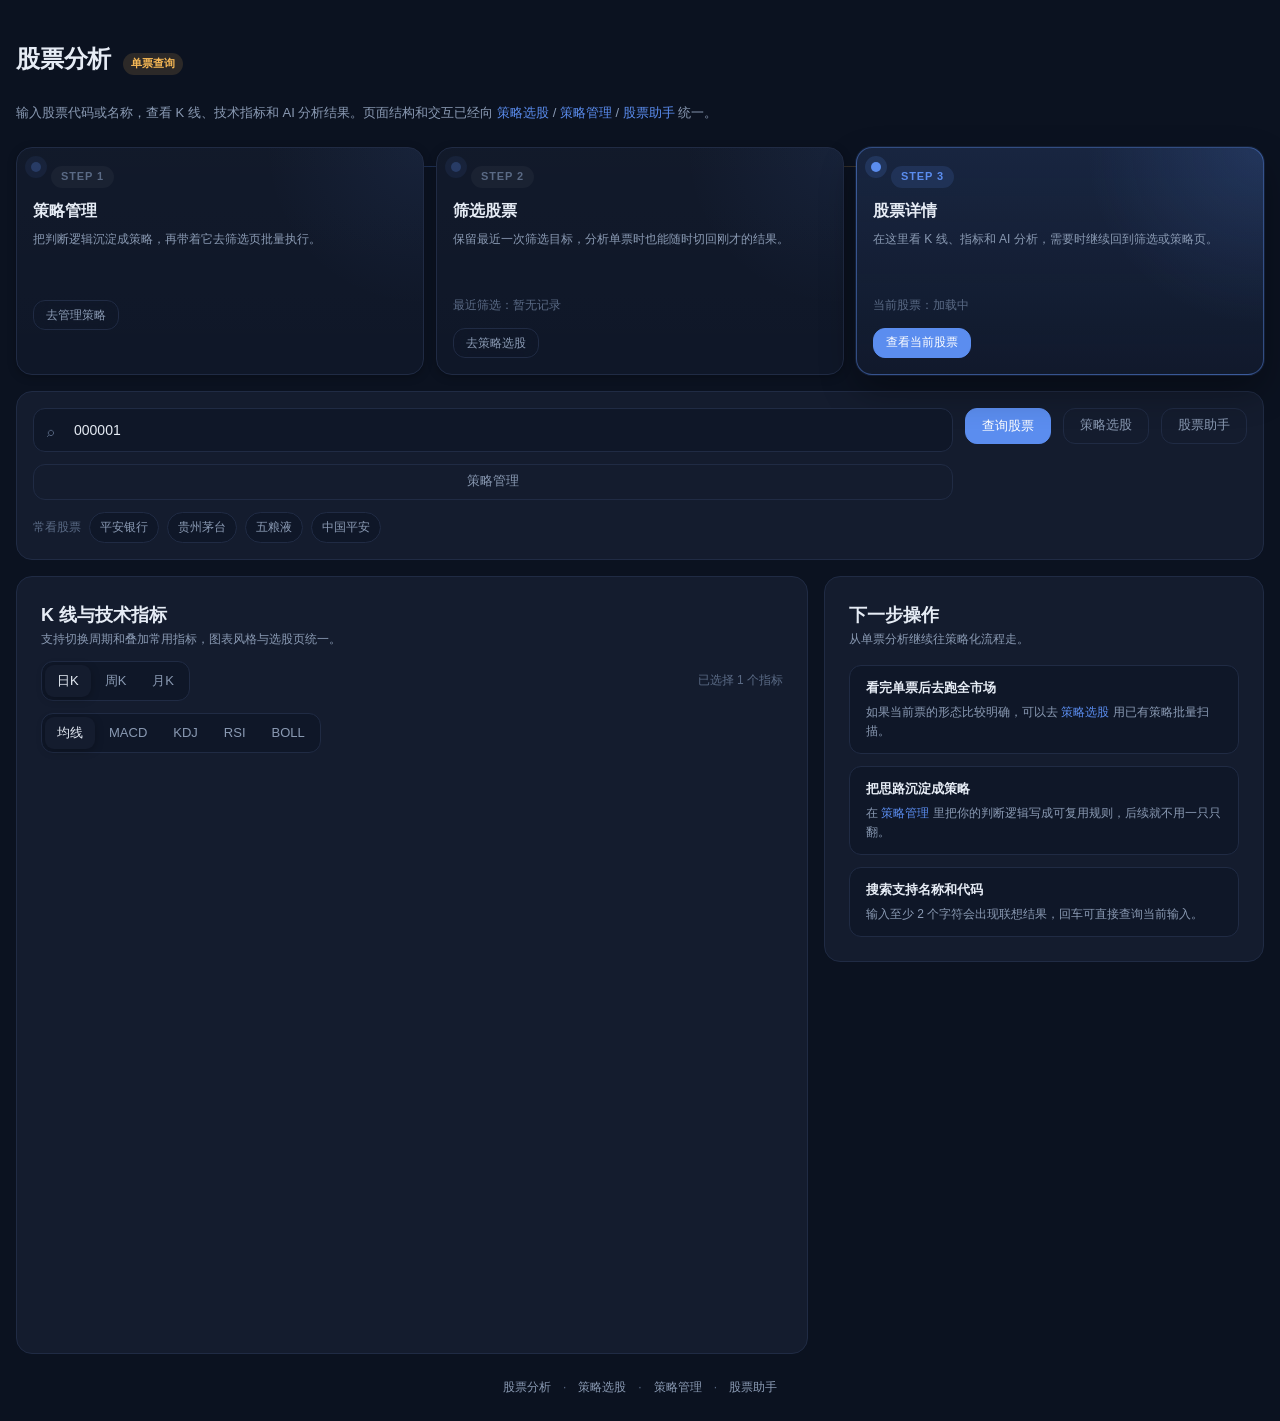
<file: templates/index.html>
<!DOCTYPE html>
<html lang="zh-CN">
<head>
    <meta charset="UTF-8">
    <meta name="viewport" content="width=device-width, initial-scale=1.0, viewport-fit=cover">
    <title>股票分析 · Stock AI</title>
    <link rel="stylesheet" href="/static/base.css?v=20260417">
    <script defer src="/static/vendor/echarts.min.js"></script>
    <style>
        .hero {
            margin-bottom: var(--sp-5);
        }
        .hero-title-row {
            display: flex;
            align-items: baseline;
            gap: var(--sp-3);
            flex-wrap: wrap;
            margin-bottom: var(--sp-2);
        }
        .hero-desc {
            color: var(--text-2);
            font-size: 13px;
            max-width: 760px;
        }
        .nav-links {
            display: flex;
            gap: var(--sp-3);
            align-items: center;
            color: var(--text-3);
            font-size: 12px;
            flex-wrap: wrap;
        }
        .nav-links a {
            color: var(--text-2);
        }
        .nav-links a:hover {
            color: var(--text-1);
        }

        .search-card {
            margin-bottom: var(--sp-4);
        }
        .search-toolbar {
            display: grid;
            grid-template-columns: minmax(0, 1.7fr) auto auto auto;
            gap: var(--sp-3);
            align-items: start;
        }
        .search-field {
            position: relative;
        }
        .search-input {
            min-height: 44px;
            padding-left: 40px;
            font-size: 14px;
        }
        .search-icon {
            position: absolute;
            left: 14px;
            top: 12px;
            color: var(--text-3);
            pointer-events: none;
        }
        .search-results {
            position: absolute;
            top: calc(100% + 8px);
            left: 0;
            right: 0;
            z-index: 20;
            background: var(--card);
            border: 1px solid var(--border);
            border-radius: var(--r-lg);
            box-shadow: var(--shadow-md);
            max-height: 280px;
            overflow-y: auto;
            display: none;
        }
        .search-results.show {
            display: block;
        }
        .search-result-item {
            padding: var(--sp-3) var(--sp-4);
            border-bottom: 1px solid var(--border);
            cursor: pointer;
            transition: background var(--t-fast) var(--ease);
        }
        .search-result-item:last-child {
            border-bottom: none;
        }
        .search-result-item:hover {
            background: var(--card-hover);
        }
        .search-result-name {
            font-size: 13px;
            font-weight: 600;
            color: var(--text-1);
        }
        .search-result-code {
            margin-top: 2px;
            font-size: 12px;
            color: var(--text-2);
        }
        .quick-picks {
            margin-top: var(--sp-3);
            display: flex;
            align-items: center;
            gap: var(--sp-2);
            flex-wrap: wrap;
        }
        .quick-picks-label {
            font-size: 12px;
            color: var(--text-3);
        }
        .quick-pick {
            border: 1px solid var(--border);
            background: var(--bg-elev);
            color: var(--text-2);
            border-radius: var(--r-pill);
            padding: 6px 10px;
            font-size: 12px;
            cursor: pointer;
            transition: border-color var(--t-fast) var(--ease), color var(--t-fast) var(--ease), background var(--t-fast) var(--ease);
        }
        .quick-pick:hover {
            color: var(--text-1);
            border-color: var(--primary);
            background: rgba(91, 141, 239, 0.08);
        }

        .status-banner {
            margin-bottom: var(--sp-4);
            display: none;
            align-items: center;
            gap: var(--sp-3);
            font-size: 13px;
        }
        .status-banner.is-visible {
            display: flex;
        }
        .status-banner.is-error {
            color: #FFD5DB;
            background: rgba(239, 77, 107, 0.12);
            border-color: rgba(239, 77, 107, 0.28);
        }
        .status-banner.is-visible.is-error {
            display: block;
        }

        .quote-card {
            margin-bottom: var(--sp-4);
        }
        .quote-head {
            display: flex;
            align-items: flex-start;
            justify-content: space-between;
            gap: var(--sp-4);
            flex-wrap: wrap;
            margin-bottom: var(--sp-4);
        }
        .quote-meta {
            display: flex;
            align-items: center;
            gap: var(--sp-2);
            flex-wrap: wrap;
            margin-top: 6px;
        }
        .quote-code {
            font-family: var(--font-mono);
            color: var(--text-3);
            font-size: 12px;
        }
        .quote-price-wrap {
            text-align: right;
        }
        .stock-price {
            font-size: clamp(28px, 4vw, 40px);
            line-height: 1;
            font-weight: 700;
            color: var(--text-1);
        }
        .stock-price.up {
            color: var(--up);
        }
        .stock-price.down {
            color: var(--down);
        }
        .stock-change {
            margin-top: 8px;
            font-size: 13px;
            font-weight: 600;
        }
        .quote-grid {
            display: grid;
            grid-template-columns: repeat(5, minmax(0, 1fr));
            gap: var(--sp-3);
        }
        .quote-stat {
            padding: var(--sp-3) var(--sp-4);
            background: var(--bg-elev);
            border: 1px solid var(--border);
            border-radius: var(--r-md);
        }
        .quote-stat-label {
            font-size: 11px;
            color: var(--text-3);
            text-transform: uppercase;
            letter-spacing: 0.04em;
        }
        .quote-stat-value {
            margin-top: 4px;
            font-size: 18px;
            font-weight: 700;
            color: var(--text-1);
            font-variant-numeric: tabular-nums;
        }

        .content-grid {
            display: grid;
            gap: var(--sp-4);
        }
        @media (min-width: 1024px) {
            .content-grid {
                grid-template-columns: minmax(0, 1.8fr) minmax(320px, 1fr);
                align-items: start;
            }
            .side-stack {
                position: sticky;
                top: var(--sp-4);
            }
        }
        .side-stack {
            display: grid;
            gap: var(--sp-4);
        }

        .chart-card .card-header {
            margin-bottom: var(--sp-3);
        }
        .chart-toolbar {
            display: grid;
            grid-template-columns: auto 1fr;
            gap: var(--sp-3);
            align-items: center;
            margin-bottom: var(--sp-3);
        }
        .chart-toolbar-secondary {
            margin-bottom: var(--sp-4);
        }
        .chart-hint {
            color: var(--text-3);
            font-size: 12px;
            text-align: right;
        }
        #kline-chart {
            width: 100%;
            height: 560px;
        }

        .analysis-card {
            min-height: 280px;
        }
        .analysis-score-row {
            display: flex;
            align-items: center;
            justify-content: space-between;
            gap: var(--sp-3);
            margin-bottom: var(--sp-4);
        }
        .ai-score {
            font-size: 56px;
            line-height: 1;
            font-weight: 700;
            color: var(--accent);
        }
        .ai-score-label {
            color: var(--text-3);
            font-size: 12px;
            margin-top: 6px;
        }
        .ai-advice {
            display: inline-flex;
            align-items: center;
            justify-content: center;
            min-width: 92px;
            padding: 8px 14px;
            border-radius: var(--r-pill);
            font-size: 13px;
            font-weight: 700;
            white-space: nowrap;
        }
        .ai-advice.strong-buy {
            color: #fff;
            background: var(--up);
        }
        .ai-advice.buy {
            color: #092117;
            background: #63D3AE;
        }
        .ai-advice.hold {
            color: #312204;
            background: var(--accent);
        }
        .ai-advice.not-buy {
            color: #fff;
            background: #5A6A85;
        }
        .ai-trend-grid {
            display: grid;
            grid-template-columns: repeat(2, minmax(0, 1fr));
            gap: var(--sp-3);
            margin-bottom: var(--sp-4);
        }
        .trend-item {
            padding: var(--sp-3) var(--sp-4);
            border: 1px solid var(--border);
            border-radius: var(--r-md);
            background: var(--bg-elev);
        }
        .trend-label {
            color: var(--text-3);
            font-size: 11px;
            text-transform: uppercase;
            letter-spacing: 0.04em;
        }
        .trend-value {
            margin-top: 6px;
            font-size: 18px;
            font-weight: 700;
        }
        .trend-value.up {
            color: var(--up);
        }
        .trend-value.down {
            color: var(--down);
        }
        .trend-value.neutral {
            color: var(--accent);
        }
        .ai-reason {
            padding: var(--sp-4);
            border-radius: var(--r-md);
            background: var(--bg-elev);
            border-left: 3px solid var(--primary);
            color: var(--text-2);
            font-size: 13px;
            line-height: 1.7;
        }

        .helper-list {
            display: grid;
            gap: var(--sp-3);
        }
        .helper-item {
            padding: var(--sp-3) var(--sp-4);
            border: 1px solid var(--border);
            border-radius: var(--r-md);
            background: var(--bg-elev);
        }
        .helper-title {
            font-size: 13px;
            font-weight: 600;
            color: var(--text-1);
            margin-bottom: 4px;
        }
        .helper-desc {
            font-size: 12px;
            color: var(--text-2);
        }

        .footer {
            margin-top: var(--sp-5);
            justify-content: center;
        }

        @media (max-width: 960px) {
            .search-toolbar {
                grid-template-columns: 1fr 1fr;
            }
            .search-toolbar .search-field {
                grid-column: 1 / -1;
            }
            .chart-toolbar {
                grid-template-columns: 1fr;
            }
            .chart-hint {
                text-align: left;
            }
        }
        @media (max-width: 720px) {
            .page {
                padding: var(--sp-4);
            }
            .quote-grid {
                grid-template-columns: repeat(2, minmax(0, 1fr));
            }
            .quote-stat:last-child {
                grid-column: span 2;
            }
            .analysis-score-row {
                align-items: flex-start;
                flex-direction: column;
            }
            .ai-trend-grid {
                grid-template-columns: 1fr;
            }
            #kline-chart {
                height: 460px;
            }
        }
    </style>
</head>
<body>
    <div class="page">
        <header class="hero">
            <div class="hero-title-row">
                <h1 class="title-xl">股票分析</h1>
                <span class="badge badge-accent">单票查询</span>
            </div>
            <div class="hero-desc">
                输入股票代码或名称，查看 K 线、技术指标和 AI 分析结果。页面结构和交互已经向
                <a href="/screener">策略选股</a> / <a href="/strategies">策略管理</a> / <a href="/assistant">股票助手</a> 统一。
            </div>
        </header>

        <section class="workflow-switcher" aria-label="跨页切换">
            <div class="workflow-card">
                <div class="workflow-step">Step 1</div>
                <div class="workflow-title">策略管理</div>
                <div class="workflow-desc">把判断逻辑沉淀成策略，再带着它去筛选页批量执行。</div>
                <div class="workflow-actions">
                    <a class="btn btn-ghost btn-sm" href="/strategies">去管理策略</a>
                </div>
            </div>
            <div class="workflow-card">
                <div class="workflow-step">Step 2</div>
                <div class="workflow-title">筛选股票</div>
                <div class="workflow-desc">保留最近一次筛选目标，分析单票时也能随时切回刚才的结果。</div>
                <div class="workflow-meta" id="workflowScreenerMeta">最近筛选：暂无记录</div>
                <div class="workflow-actions">
                    <a class="btn btn-ghost btn-sm" href="/screener" id="workflowScreenerLink">去策略选股</a>
                    <a class="btn btn-ghost btn-sm" href="/screener" id="workflowBackToScreener" style="display:none;">返回刚才筛选</a>
                </div>
            </div>
            <div class="workflow-card is-active">
                <div class="workflow-step">Step 3</div>
                <div class="workflow-title">股票详情</div>
                <div class="workflow-desc">在这里看 K 线、指标和 AI 分析，需要时继续回到筛选或策略页。</div>
                <div class="workflow-meta" id="workflowCurrentStock">当前股票：加载中</div>
                <div class="workflow-actions">
                    <a class="btn btn-primary btn-sm" href="/stock" id="workflowCurrentStockLink">查看当前股票</a>
                </div>
            </div>
        </section>

        <section class="card card-compact search-card">
            <div class="search-toolbar">
                <div class="search-field">
                    <span class="search-icon">⌕</span>
                    <input
                        type="text"
                        class="input search-input"
                        id="stockCode"
                        placeholder="输入股票代码或名称，如 000001 / 平安银行"
                        value="000001"
                        autocomplete="off"
                    >
                    <div class="search-results" id="searchResults"></div>
                </div>
                <button class="btn btn-primary" onclick="searchStock()">查询股票</button>
                <a class="btn btn-ghost" href="/screener">策略选股</a>
                <a class="btn btn-ghost" href="/assistant">股票助手</a>
                <a class="btn btn-ghost" href="/strategies">策略管理</a>
            </div>
            <div class="quick-picks">
                <span class="quick-picks-label">常看股票</span>
                <button class="quick-pick" type="button" onclick="selectStock('000001')">平安银行</button>
                <button class="quick-pick" type="button" onclick="selectStock('600519')">贵州茅台</button>
                <button class="quick-pick" type="button" onclick="selectStock('000858')">五粮液</button>
                <button class="quick-pick" type="button" onclick="selectStock('601318')">中国平安</button>
            </div>
        </section>

        <div class="card card-compact status-banner" id="loading">
            <span class="spinner"></span>
            <span>正在拉取行情、指标和分析结果…</span>
        </div>
        <div class="card card-compact status-banner status-banner is-error" id="errorMsg"></div>

        <section class="card quote-card" id="stockInfo" style="display: none;">
            <div class="quote-head">
                <div>
                    <div class="title-lg" id="stockName">-</div>
                    <div class="quote-meta">
                        <span class="quote-code" id="stockCodeDisplay">-</span>
                        <span class="badge badge-dim" id="quotePeriodBadge">日线视图</span>
                    </div>
                </div>
                <div class="quote-price-wrap">
                    <div class="stock-price" id="stockPrice">-</div>
                    <div class="stock-change" id="stockChange">-</div>
                </div>
            </div>
            <div class="quote-grid">
                <div class="quote-stat">
                    <div class="quote-stat-label">开盘</div>
                    <div class="quote-stat-value" id="stockOpen">-</div>
                </div>
                <div class="quote-stat">
                    <div class="quote-stat-label">最高</div>
                    <div class="quote-stat-value" id="stockHigh">-</div>
                </div>
                <div class="quote-stat">
                    <div class="quote-stat-label">最低</div>
                    <div class="quote-stat-value" id="stockLow">-</div>
                </div>
                <div class="quote-stat">
                    <div class="quote-stat-label">成交量</div>
                    <div class="quote-stat-value" id="stockVolume">-</div>
                </div>
                <div class="quote-stat">
                    <div class="quote-stat-label">当前周期</div>
                    <div class="quote-stat-value" id="currentPeriodText">日K</div>
                </div>
            </div>
        </section>

        <div class="content-grid">
            <section class="card chart-card">
                <div class="card-header">
                    <div>
                        <div class="title-lg">K 线与技术指标</div>
                        <div class="text-2 text-small">支持切换周期和叠加常用指标，图表风格与选股页统一。</div>
                    </div>
                </div>

                <div class="chart-toolbar">
                    <div class="seg" id="periodTabs">
                        <button class="seg-btn active period-tab" data-period="daily" onclick="changePeriod('daily')">日K</button>
                        <button class="seg-btn period-tab" data-period="weekly" onclick="changePeriod('weekly')">周K</button>
                        <button class="seg-btn period-tab" data-period="monthly" onclick="changePeriod('monthly')">月K</button>
                    </div>
                    <div class="chart-hint" id="chartHint">已选择 1 个指标</div>
                </div>

                <div class="chart-toolbar-secondary">
                    <div class="seg" id="indicatorTabs" style="flex-wrap: wrap;">
                        <button class="seg-btn active indicator-tab" data-indicator="MA" onclick="toggleIndicator('MA')">均线</button>
                        <button class="seg-btn indicator-tab" data-indicator="MACD" onclick="toggleIndicator('MACD')">MACD</button>
                        <button class="seg-btn indicator-tab" data-indicator="KDJ" onclick="toggleIndicator('KDJ')">KDJ</button>
                        <button class="seg-btn indicator-tab" data-indicator="RSI" onclick="toggleIndicator('RSI')">RSI</button>
                        <button class="seg-btn indicator-tab" data-indicator="BOLL" onclick="toggleIndicator('BOLL')">BOLL</button>
                    </div>
                </div>

                <div id="kline-chart"></div>
            </section>

            <aside class="side-stack">
                <section class="card analysis-card" id="aiAnalysisBox" style="display: none;">
                    <div class="card-header">
                        <div>
                            <div class="title-lg">AI 智能分析</div>
                            <div class="text-2 text-small">结合当前周期的技术指标给出趋势与建议。</div>
                        </div>
                        <span class="badge badge-accent">技术面</span>
                    </div>
                    <div class="analysis-score-row">
                        <div>
                            <div class="ai-score" id="aiScore">-</div>
                            <div class="ai-score-label">综合评分（1-10）</div>
                        </div>
                        <span class="ai-advice hold" id="aiAdvice">观望</span>
                    </div>
                    <div class="ai-trend-grid">
                        <div class="trend-item">
                            <div class="trend-label">短期趋势</div>
                            <div class="trend-value neutral" id="shortTrend">-</div>
                        </div>
                        <div class="trend-item">
                            <div class="trend-label">中期趋势</div>
                            <div class="trend-value neutral" id="mediumTrend">-</div>
                        </div>
                    </div>
                    <div class="ai-reason" id="aiReason">-</div>
                </section>

                <section class="card">
                    <div class="card-header">
                        <div>
                            <div class="title-lg">下一步操作</div>
                            <div class="text-2 text-small">从单票分析继续往策略化流程走。</div>
                        </div>
                    </div>
                    <div class="helper-list">
                        <div class="helper-item">
                            <div class="helper-title">看完单票后去跑全市场</div>
                            <div class="helper-desc">如果当前票的形态比较明确，可以去 <a href="/screener">策略选股</a> 用已有策略批量扫描。</div>
                        </div>
                        <div class="helper-item">
                            <div class="helper-title">把思路沉淀成策略</div>
                            <div class="helper-desc">在 <a href="/strategies">策略管理</a> 里把你的判断逻辑写成可复用规则，后续就不用一只只翻。</div>
                        </div>
                        <div class="helper-item">
                            <div class="helper-title">搜索支持名称和代码</div>
                            <div class="helper-desc">输入至少 2 个字符会出现联想结果，回车可直接查询当前输入。</div>
                        </div>
                    </div>
                </section>
            </aside>
        </div>

        <footer class="nav-links footer">
            <a href="/stock">股票分析</a>
            <span>·</span>
            <a href="/screener">策略选股</a>
            <span>·</span>
            <a href="/strategies">策略管理</a>
            <span>·</span>
            <a href="/assistant">股票助手</a>
        </footer>
    </div>

    <script>
        const initialQuoteBundle = __INITIAL_QUOTE_JSON__;
        let currentStock = '000001';
        let currentPeriod = 'daily';
        let currentIndicators = ['MA'];
        let klineChart = null;
        let currentQuoteBundle = null;
        let klineData = null;
        let indicatorsData = null;
        let chartsReady = false;
        let searchTimer = null;
        let searchAbortController = null;
        let activeLoadToken = 0;
        const STORAGE_KEYS = {
            stock: 'stock_ai_last_stock',
            screener: 'stock_ai_last_screener',
        };

        const PERIOD_LABELS = {
            daily: '日K',
            weekly: '周K',
            monthly: '月K',
        };

        function initCharts() {
            if (typeof echarts === 'undefined') {
                showError('图表库加载失败，请检查静态资源是否可访问');
                return;
            }

            klineChart = echarts.init(document.getElementById('kline-chart'));
            chartsReady = true;

            window.addEventListener('resize', () => {
                if (klineChart) {
                    klineChart.resize();
                }
            });
        }

        function searchStock() {
            const code = document.getElementById('stockCode').value.trim();
            if (!code) return;
            currentStock = code;
            hideSearchResults();
            loadData();
        }

        function changePeriod(period) {
            currentPeriod = period;
            syncPeriodTabs();
            updateQuotePeriod();
            loadData();
        }

        function toggleIndicator(indicator) {
            const idx = currentIndicators.indexOf(indicator);
            if (idx > -1) {
                currentIndicators.splice(idx, 1);
            } else {
                currentIndicators.push(indicator);
            }

            if (currentIndicators.length === 0) {
                currentIndicators = ['MA'];
            }

            syncIndicatorTabs();

            if (klineData && indicatorsData) {
                renderCharts();
            }
        }

        function syncPeriodTabs() {
            document.querySelectorAll('.period-tab').forEach((tab) => {
                tab.classList.toggle('active', tab.dataset.period === currentPeriod);
            });
        }

        function syncIndicatorTabs() {
            document.querySelectorAll('.indicator-tab').forEach((tab) => {
                tab.classList.toggle('active', currentIndicators.includes(tab.dataset.indicator));
            });

            const hint = document.getElementById('chartHint');
            hint.textContent = `已选择 ${currentIndicators.length} 个指标`;
        }

        function updateQuotePeriod() {
            const label = PERIOD_LABELS[currentPeriod] || '日K';
            document.getElementById('quotePeriodBadge').textContent = `${label}视图`;
            document.getElementById('currentPeriodText').textContent = label;
        }

        async function loadData() {
            const loadToken = ++activeLoadToken;
            showLoading(true);
            hideError();
            document.getElementById('aiAnalysisBox').style.display = 'none';
            updateUrl();

            try {
                const data = await getQuoteBundle(loadToken);
                if (!data) {
                    return;
                }

                currentQuoteBundle = data;
                const info = data.stock || data.stock_info || data;
                klineData = data.kline;
                indicatorsData = data.indicators;

                if (info.error) {
                    showError(info.error);
                    hideDataPanels();
                    return;
                }
                if (!klineData || klineData.error || !indicatorsData || indicatorsData.error) {
                    showError((klineData && klineData.error) || (indicatorsData && indicatorsData.error) || '行情数据加载失败');
                    hideDataPanels();
                    return;
                }

                updateStockInfo(info);

                if (chartsReady) {
                    renderCharts();
                }

                scheduleAIAnalysisRender(data);
                document.getElementById('stockInfo').style.display = 'block';
            } catch (e) {
                if (loadToken !== activeLoadToken) {
                    return;
                }
                showError('加载失败: ' + e.message);
                hideDataPanels();
            } finally {
                if (loadToken === activeLoadToken) {
                    showLoading(false);
                }
            }
        }

        async function getQuoteBundle(loadToken) {
            const canUseInitialBundle =
                currentQuoteBundle === null &&
                currentStock === '000001' &&
                currentPeriod === 'daily' &&
                initialQuoteBundle &&
                !initialQuoteBundle.error;

            if (canUseInitialBundle) {
                return initialQuoteBundle;
            }

            const res = await fetch(`/api/quote/${currentStock}?period=${currentPeriod}`);
            const data = await res.json();

            if (loadToken !== activeLoadToken) {
                return null;
            }

            if (!res.ok) {
                showError(data.error || '行情数据加载失败');
                hideDataPanels();
                return null;
            }

            return data;
        }

        function updateStockInfo(info) {
            document.getElementById('stockName').textContent = info.name || '-';
            document.getElementById('stockCodeDisplay').textContent = info.display_code || info.symbol || info.code || '-';
            document.getElementById('stockPrice').textContent = Number(info.price || 0).toFixed(2) + ' 元';

            const priceEl = document.getElementById('stockPrice');
            priceEl.className = 'stock-price ' + (info.change > 0 ? 'up' : info.change < 0 ? 'down' : '');

            const changeStr = `${info.change > 0 ? '+' : ''}${Number(info.change || 0).toFixed(2)}%`;
            const changeEl = document.getElementById('stockChange');
            changeEl.textContent = changeStr;
            changeEl.style.color = info.change > 0 ? 'var(--up)' : info.change < 0 ? 'var(--down)' : 'var(--text-3)';

            document.getElementById('stockOpen').textContent = Number(info.open || 0).toFixed(2);
            document.getElementById('stockHigh').textContent = Number(info.high || 0).toFixed(2);
            document.getElementById('stockLow').textContent = Number(info.low || 0).toFixed(2);
            document.getElementById('stockVolume').textContent = formatVolume(Number(info.volume || 0));
            updateQuotePeriod();
            persistStockContext(info);
            renderWorkflowContext();
        }

        function formatVolume(v) {
            if (v >= 100000000) return (v / 100000000).toFixed(2) + '亿';
            if (v >= 10000) return (v / 10000).toFixed(2) + '万';
            return Number(v || 0).toFixed(0);
        }

        function buildSecondarySeries(hasSecondary) {
            const series = [];
            if (!hasSecondary) return series;

            if (currentIndicators.includes('MACD') && indicatorsData.macd) {
                const macdData = indicatorsData.macd;
                series.push(
                    {
                        name: 'MACD+',
                        type: 'bar',
                        data: (macdData.bar || []).map((v) => v > 0 ? v : 0),
                        xAxisIndex: 1,
                        yAxisIndex: 1,
                        itemStyle: { color: '#E05D5D' },
                    },
                    {
                        name: 'MACD-',
                        type: 'bar',
                        data: (macdData.bar || []).map((v) => v < 0 ? v : 0),
                        xAxisIndex: 1,
                        yAxisIndex: 1,
                        itemStyle: { color: '#29B48C' },
                    },
                    {
                        name: 'DIF',
                        type: 'line',
                        data: macdData.dif || [],
                        xAxisIndex: 1,
                        yAxisIndex: 1,
                        showSymbol: false,
                        smooth: true,
                        lineStyle: { color: '#F7B955', width: 1.5 },
                    },
                    {
                        name: 'DEA',
                        type: 'line',
                        data: macdData.dea || [],
                        xAxisIndex: 1,
                        yAxisIndex: 1,
                        showSymbol: false,
                        smooth: true,
                        lineStyle: { color: '#5B8DEF', width: 1.5 },
                    }
                );
            }

            if (currentIndicators.includes('KDJ') && indicatorsData.kdj) {
                const kdjData = indicatorsData.kdj;
                series.push(
                    {
                        name: 'K',
                        type: 'line',
                        data: kdjData.k || [],
                        xAxisIndex: 1,
                        yAxisIndex: 1,
                        showSymbol: false,
                        smooth: true,
                        lineStyle: { color: '#F7B955', width: 1.5 },
                    },
                    {
                        name: 'D',
                        type: 'line',
                        data: kdjData.d || [],
                        xAxisIndex: 1,
                        yAxisIndex: 1,
                        showSymbol: false,
                        smooth: true,
                        lineStyle: { color: '#63D3AE', width: 1.5 },
                    },
                    {
                        name: 'J',
                        type: 'line',
                        data: kdjData.j || [],
                        xAxisIndex: 1,
                        yAxisIndex: 1,
                        showSymbol: false,
                        smooth: true,
                        lineStyle: { color: '#D280FF', width: 1.5 },
                    }
                );
            }

            if (currentIndicators.includes('RSI')) {
                series.push(
                    {
                        name: 'RSI6',
                        type: 'line',
                        data: indicatorsData.rsi6 || [],
                        xAxisIndex: 1,
                        yAxisIndex: 1,
                        showSymbol: false,
                        smooth: true,
                        lineStyle: { color: '#F7B955', width: 1.5 },
                    },
                    {
                        name: 'RSI12',
                        type: 'line',
                        data: indicatorsData.rsi12 || [],
                        xAxisIndex: 1,
                        yAxisIndex: 1,
                        showSymbol: false,
                        smooth: true,
                        lineStyle: { color: '#5B8DEF', width: 1.5 },
                    },
                    {
                        name: 'RSI24',
                        type: 'line',
                        data: indicatorsData.rsi24 || [],
                        xAxisIndex: 1,
                        yAxisIndex: 1,
                        showSymbol: false,
                        smooth: true,
                        lineStyle: { color: '#D280FF', width: 1.5 },
                    }
                );
            }

            return series;
        }

        function renderCharts() {
            if (!chartsReady || !klineChart || !klineData || !indicatorsData || klineData.error || indicatorsData.error) {
                return;
            }

            const hasSecondary = currentIndicators.some((item) => ['MACD', 'KDJ', 'RSI'].includes(item));
            const grid = hasSecondary
                ? [
                    { left: 52, right: 20, top: 28, height: '60%' },
                    { left: 52, right: 20, top: '76%', height: '14%' },
                ]
                : [
                    { left: 52, right: 20, top: 28, bottom: 54 },
                ];

            const xAxis = [
                {
                    type: 'category',
                    data: klineData.dates || [],
                    boundaryGap: false,
                    axisLine: { lineStyle: { color: '#2B3A5C' } },
                    axisLabel: { color: '#8A9AB3' },
                    splitLine: { show: false },
                    min: 'dataMin',
                    max: 'dataMax',
                }
            ];

            const yAxis = [
                {
                    type: 'value',
                    scale: true,
                    axisLine: { show: false },
                    axisLabel: { color: '#8A9AB3' },
                    splitLine: { lineStyle: { color: 'rgba(43, 58, 92, 0.36)' } },
                }
            ];

            if (hasSecondary) {
                xAxis.push({
                    type: 'category',
                    gridIndex: 1,
                    data: klineData.dates || [],
                    boundaryGap: false,
                    axisLine: { lineStyle: { color: '#2B3A5C' } },
                    axisLabel: { color: '#5A6A85' },
                    splitLine: { show: false },
                    min: 'dataMin',
                    max: 'dataMax',
                });
                yAxis.push({
                    type: 'value',
                    gridIndex: 1,
                    scale: true,
                    axisLine: { show: false },
                    axisLabel: { color: '#5A6A85' },
                    splitLine: { lineStyle: { color: 'rgba(43, 58, 92, 0.24)' } },
                });
            }

            const series = [
                {
                    name: 'K线',
                    type: 'candlestick',
                    data: (klineData.close || []).map((_, i) => [
                        klineData.open[i],
                        klineData.close[i],
                        klineData.low[i],
                        klineData.high[i],
                    ]),
                    itemStyle: {
                        color: '#E05D5D',
                        color0: '#29B48C',
                        borderColor: '#E05D5D',
                        borderColor0: '#29B48C',
                    }
                }
            ];

            if (currentIndicators.includes('MA')) {
                [
                    { name: 'MA5', data: indicatorsData.ma5 || [], color: '#F7B955' },
                    { name: 'MA10', data: indicatorsData.ma10 || [], color: '#5B8DEF' },
                    { name: 'MA20', data: indicatorsData.ma20 || [], color: '#63D3AE' },
                    { name: 'MA60', data: indicatorsData.ma60 || [], color: '#D280FF' },
                ].forEach((item) => {
                    series.push({
                        name: item.name,
                        type: 'line',
                        data: item.data,
                        showSymbol: false,
                        smooth: true,
                        lineStyle: { color: item.color, width: 1.5 },
                    });
                });
            }

            if (currentIndicators.includes('BOLL')) {
                series.push(
                    {
                        name: 'BOLL上',
                        type: 'line',
                        data: indicatorsData.boll_upper || [],
                        showSymbol: false,
                        smooth: true,
                        lineStyle: { color: '#F7B955', width: 1, type: 'dashed' },
                    },
                    {
                        name: 'BOLL中',
                        type: 'line',
                        data: indicatorsData.boll_mid || [],
                        showSymbol: false,
                        smooth: true,
                        lineStyle: { color: '#F7B955', width: 1.2 },
                    },
                    {
                        name: 'BOLL下',
                        type: 'line',
                        data: indicatorsData.boll_lower || [],
                        showSymbol: false,
                        smooth: true,
                        lineStyle: { color: '#F7B955', width: 1, type: 'dashed' },
                    }
                );
            }

            series.push(...buildSecondarySeries(hasSecondary));

            const option = {
                backgroundColor: 'transparent',
                animationDuration: 300,
                legend: {
                    top: 0,
                    textStyle: { color: '#8A9AB3', fontSize: 11 },
                    itemWidth: 12,
                    itemHeight: 8,
                },
                tooltip: {
                    trigger: 'axis',
                    axisPointer: {
                        type: 'cross',
                        lineStyle: { color: '#5A6A85', type: 'dashed' },
                    },
                    backgroundColor: 'rgba(11, 18, 32, 0.92)',
                    borderColor: '#2B3A5C',
                    textStyle: { color: '#E6ECF5' },
                },
                grid,
                xAxis,
                yAxis,
                dataZoom: [
                    {
                        type: 'inside',
                        xAxisIndex: hasSecondary ? [0, 1] : [0],
                        zoomOnMouseWheel: true,
                        moveOnMouseMove: true,
                    }
                ],
                series,
            };

            klineChart.setOption(option, true);
        }

        function scheduleAIAnalysisRender(bundle) {
            const render = () => renderAIAnalysis(bundle);
            if (typeof window.requestIdleCallback === 'function') {
                window.requestIdleCallback(render, { timeout: 300 });
            } else {
                window.setTimeout(render, 0);
            }
        }

        function renderAIAnalysis(bundle) {
            const ai = bundle && (bundle.analysis || bundle.ai_analysis);
            if (!ai) {
                document.getElementById('aiAnalysisBox').style.display = 'none';
                return;
            }

            document.getElementById('aiScore').textContent = ai.score || '-';
            document.getElementById('aiReason').textContent = ai.reason || '-';

            const shortTrend = document.getElementById('shortTrend');
            shortTrend.textContent = ai.short_trend || '-';
            shortTrend.className = 'trend-value ' + (ai.short_trend === '上涨' ? 'up' : ai.short_trend === '下跌' ? 'down' : 'neutral');

            const mediumTrend = document.getElementById('mediumTrend');
            mediumTrend.textContent = ai.medium_trend || '-';
            mediumTrend.className = 'trend-value ' + (ai.medium_trend === '上涨' ? 'up' : ai.medium_trend === '下跌' ? 'down' : 'neutral');

            const adviceEl = document.getElementById('aiAdvice');
            const adviceMap = {
                '强烈建议': 'strong-buy',
                '建议': 'buy',
                '观望': 'hold',
                '不建议': 'not-buy',
            };
            adviceEl.textContent = ai.advice || '观望';
            adviceEl.className = 'ai-advice ' + (adviceMap[ai.advice] || 'hold');

            document.getElementById('aiAnalysisBox').style.display = 'block';
        }

        function bindSearchSuggestions() {
            const input = document.getElementById('stockCode');

            input.addEventListener('keydown', (event) => {
                if (event.key === 'Enter') {
                    event.preventDefault();
                    searchStock();
                }
            });

            input.addEventListener('input', (event) => {
                const keyword = event.target.value.trim();

                if (searchTimer) {
                    clearTimeout(searchTimer);
                }

                if (keyword.length < 2) {
                    if (searchAbortController) {
                        searchAbortController.abort();
                        searchAbortController = null;
                    }
                    hideSearchResults();
                    return;
                }

                searchTimer = setTimeout(async () => {
                    if (searchAbortController) {
                        searchAbortController.abort();
                    }
                    searchAbortController = new AbortController();
                    try {
                        const res = await fetch(`/api/search?q=${encodeURIComponent(keyword)}`, {
                            signal: searchAbortController.signal,
                        });
                        const data = await res.json();
                        if (!res.ok || !data.results || data.results.length === 0) {
                            hideSearchResults();
                            return;
                        }

                        const resultsEl = document.getElementById('searchResults');
                        resultsEl.innerHTML = data.results.map((item) => {
                            const code = item.symbol || item.code || '';
                            const change = Number(item.change || 0);
                            const prefix = change > 0 ? '+' : '';
                            return `
                                <div class="search-result-item" data-code="${encodeURIComponent(code)}">
                                    <div class="search-result-name">${item.name || code}</div>
                                    <div class="search-result-code">${item.display_code || code} ${prefix}${change.toFixed(2)}%</div>
                                </div>
                            `;
                        }).join('');

                        resultsEl.querySelectorAll('.search-result-item').forEach((item) => {
                            item.addEventListener('click', () => selectStock(decodeURIComponent(item.dataset.code)));
                        });
                        resultsEl.classList.add('show');
                    } catch (e) {
                        if (e.name !== 'AbortError') {
                            console.warn('Stock search failed:', e);
                            hideSearchResults();
                        }
                    } finally {
                        searchAbortController = null;
                    }
                }, 180);
            });

            document.addEventListener('click', (event) => {
                if (!event.target.closest('.search-field')) {
                    hideSearchResults();
                }
            });
        }

        function hideSearchResults() {
            document.getElementById('searchResults').classList.remove('show');
        }

        function selectStock(code) {
            document.getElementById('stockCode').value = code;
            currentStock = code;
            hideSearchResults();
            loadData();
        }

        function showLoading(show) {
            document.getElementById('loading').classList.toggle('is-visible', show);
        }

        function showError(msg) {
            const el = document.getElementById('errorMsg');
            el.textContent = msg;
            el.classList.add('is-visible');
        }

        function hideError() {
            document.getElementById('errorMsg').classList.remove('is-visible');
        }

        function hideDataPanels() {
            document.getElementById('stockInfo').style.display = 'none';
            document.getElementById('aiAnalysisBox').style.display = 'none';
        }

        function readStoredJson(key) {
            try {
                const raw = window.localStorage.getItem(key);
                return raw ? JSON.parse(raw) : null;
            } catch (_) {
                return null;
            }
        }

        function writeStoredJson(key, value) {
            try {
                window.localStorage.setItem(key, JSON.stringify(value));
            } catch (_) {}
        }

        function persistStockContext(info) {
            const code = info.display_code || info.code || info.symbol || currentStock;
            writeStoredJson(STORAGE_KEYS.stock, {
                code,
                name: info.name || code,
                period: currentPeriod,
                updatedAt: Date.now(),
            });
        }

        function buildScreenerBackUrl() {
            const params = new URLSearchParams(window.location.search);
            if (params.get('from') !== 'screener') return '';
            const targetType = params.get('back_target_type');
            const targetId = params.get('back_target_id');
            if (!targetType || !targetId) return '';
            const next = new URLSearchParams();
            next.set('target_type', targetType);
            next.set('target_id', targetId);
            const targetName = params.get('back_target_name');
            if (targetName) next.set('target_name', targetName);
            return `/screener?${next.toString()}`;
        }

        function renderWorkflowContext() {
            const stock = readStoredJson(STORAGE_KEYS.stock);
            const screener = readStoredJson(STORAGE_KEYS.screener);

            const currentStockEl = document.getElementById('workflowCurrentStock');
            const currentStockLink = document.getElementById('workflowCurrentStockLink');
            if (stock && stock.code) {
                currentStockEl.textContent = `当前股票：${stock.name || stock.code} · ${stock.code}`;
                currentStockLink.href = `/stock?code=${encodeURIComponent(stock.code)}`;
            } else {
                currentStockEl.textContent = '当前股票：暂无记录';
                currentStockLink.href = '/stock';
            }

            const screenerMetaEl = document.getElementById('workflowScreenerMeta');
            const screenerLink = document.getElementById('workflowScreenerLink');
            if (screener && screener.targetId && screener.targetType) {
                const href = `/screener?target_type=${encodeURIComponent(screener.targetType)}&target_id=${encodeURIComponent(screener.targetId)}${screener.targetName ? `&target_name=${encodeURIComponent(screener.targetName)}` : ''}`;
                screenerMetaEl.textContent = `最近筛选：${screener.targetName || '未命名目标'} · ${screener.targetType === 'group' ? '策略组' : '策略'}`;
                screenerLink.href = href;
            } else {
                screenerMetaEl.textContent = '最近筛选：暂无记录';
                screenerLink.href = '/screener';
            }

            const backLink = document.getElementById('workflowBackToScreener');
            const backHref = buildScreenerBackUrl();
            if (backHref) {
                backLink.href = backHref;
                backLink.style.display = '';
            } else {
                backLink.style.display = 'none';
            }
        }

        function updateUrl() {
            const params = new URLSearchParams(window.location.search);
            params.set('code', currentStock);
            history.replaceState({}, '', `${window.location.pathname}?${params.toString()}`);
        }

        document.addEventListener('DOMContentLoaded', () => {
            const params = new URLSearchParams(window.location.search);
            const codeParam = params.get('code');
            if (codeParam) {
                document.getElementById('stockCode').value = codeParam;
                currentStock = codeParam;
            }

            bindSearchSuggestions();
            syncPeriodTabs();
            syncIndicatorTabs();
            updateQuotePeriod();
            renderWorkflowContext();
            initCharts();
            loadData();
        });
    </script>
</body>
</html>
</file>
<file: static/base.css>
/* ============================================================
   stock-ai · 共享设计系统
   供 /、/screener、/strategies 等页面统一引用
   ============================================================ */

:root {
    /* 色板 */
    --bg: #0B1220;
    --bg-elev: #0F1728;
    --card: #141C2E;
    --card-hover: #182340;
    --border: #202B44;
    --border-strong: #2B3A5C;

    --primary: #5B8DEF;
    --primary-hover: #6E9CF5;
    --primary-dim: rgba(91, 141, 239, 0.14);
    --accent: #F7B955;
    --accent-dim: rgba(247, 185, 85, 0.14);

    /* A股色：红涨绿跌 */
    --up: #E05D5D;
    --down: #29B48C;

    --text-1: #E6ECF5;
    --text-2: #8A9AB3;
    --text-3: #5A6A85;

    /* 状态色 */
    --danger: #EF4D6B;
    --warn: #F7B955;
    --ok: #29B48C;

    /* 半径 */
    --r-sm: 8px;
    --r-md: 12px;
    --r-lg: 16px;
    --r-pill: 999px;

    /* 间距 */
    --sp-1: 4px;
    --sp-2: 8px;
    --sp-3: 12px;
    --sp-4: 16px;
    --sp-5: 24px;
    --sp-6: 32px;

    /* 阴影 */
    --shadow-sm: 0 2px 8px rgba(0, 0, 0, 0.25);
    --shadow-md: 0 8px 24px rgba(0, 0, 0, 0.35);
    --shadow-lg: 0 20px 48px rgba(0, 0, 0, 0.45);

    /* 动效时长 */
    --t-fast: 120ms;
    --t-med: 200ms;
    --t-slow: 300ms;
    --ease: cubic-bezier(0.2, 0.8, 0.2, 1);

    /* 字体 */
    --font-sans: -apple-system, BlinkMacSystemFont, "Segoe UI", "PingFang SC", "Microsoft YaHei", Roboto, "Helvetica Neue", sans-serif;
    --font-mono: ui-monospace, SFMono-Regular, Menlo, Monaco, Consolas, monospace;
}

/* ---------- Reset ---------- */
*, *::before, *::after {
    box-sizing: border-box;
}
html, body {
    margin: 0;
    padding: 0;
}
body {
    font-family: var(--font-sans);
    background: var(--bg);
    color: var(--text-1);
    font-size: 14px;
    line-height: 1.6;
    -webkit-font-smoothing: antialiased;
    min-height: 100vh;
}
a {
    color: var(--primary);
    text-decoration: none;
}
a:hover {
    color: var(--primary-hover);
}
button {
    font-family: inherit;
}

/* ---------- 布局 ---------- */
.page {
    max-width: 1280px;
    margin: 0 auto;
    padding: var(--sp-5) var(--sp-4);
}
.stack > * + * {
    margin-top: var(--sp-4);
}
.row-flex {
    display: flex;
    align-items: center;
    gap: var(--sp-3);
    flex-wrap: wrap;
}
.row-between {
    display: flex;
    align-items: center;
    justify-content: space-between;
    gap: var(--sp-3);
    flex-wrap: wrap;
}

/* ---------- Workflow Switcher ---------- */
.workflow-switcher {
    position: relative;
    display: grid;
    grid-template-columns: repeat(3, minmax(0, 1fr));
    gap: var(--sp-3);
    margin-bottom: var(--sp-4);
}
.workflow-switcher::before {
    content: "";
    position: absolute;
    top: 19px;
    left: 24px;
    right: 24px;
    height: 1px;
    background: linear-gradient(90deg, rgba(91, 141, 239, 0.06), rgba(91, 141, 239, 0.24), rgba(247, 185, 85, 0.18), rgba(91, 141, 239, 0.06));
    pointer-events: none;
}
.workflow-card {
    position: relative;
    min-height: 180px;
    padding: var(--sp-4);
    border: 1px solid var(--border);
    border-radius: var(--r-lg);
    background:
        radial-gradient(circle at top right, rgba(91, 141, 239, 0.08), transparent 34%),
        linear-gradient(180deg, rgba(255, 255, 255, 0.01), rgba(255, 255, 255, 0)),
        var(--bg-elev);
    box-shadow: var(--shadow-sm);
    overflow: hidden;
    transition: transform var(--t-fast) var(--ease), border-color var(--t-fast) var(--ease), box-shadow var(--t-fast) var(--ease), background var(--t-fast) var(--ease);
}
.workflow-card::before {
    content: "";
    position: absolute;
    top: 14px;
    left: 14px;
    width: 10px;
    height: 10px;
    border-radius: 50%;
    background: rgba(91, 141, 239, 0.3);
    box-shadow: 0 0 0 6px rgba(91, 141, 239, 0.08);
}
.workflow-card:hover {
    transform: translateY(-1px);
    border-color: var(--border-strong);
    box-shadow: var(--shadow-md);
}
.workflow-card.is-active {
    border-color: rgba(91, 141, 239, 0.44);
    background:
        radial-gradient(circle at top right, rgba(91, 141, 239, 0.16), transparent 38%),
        linear-gradient(180deg, rgba(91, 141, 239, 0.12), rgba(91, 141, 239, 0.02)),
        var(--bg-elev);
    box-shadow: 0 0 0 1px rgba(91, 141, 239, 0.12), 0 16px 36px rgba(0, 0, 0, 0.32);
}
.workflow-card.is-active::before {
    background: var(--primary);
    box-shadow: 0 0 0 6px rgba(91, 141, 239, 0.16);
}
.workflow-step {
    position: relative;
    z-index: 1;
    display: inline-flex;
    align-items: center;
    min-height: 22px;
    padding: 0 10px;
    margin-left: 18px;
    border-radius: var(--r-pill);
    background: rgba(255, 255, 255, 0.04);
    color: var(--text-3);
    font-size: 11px;
    font-weight: 700;
    text-transform: uppercase;
    letter-spacing: 0.08em;
}
.workflow-card.is-active .workflow-step {
    background: rgba(91, 141, 239, 0.14);
    color: var(--primary);
}
.workflow-title {
    margin-top: 10px;
    font-size: 16px;
    font-weight: 700;
    color: var(--text-1);
    letter-spacing: -0.01em;
}
.workflow-desc {
    margin-top: 6px;
    min-height: 58px;
    font-size: 12px;
    line-height: 1.65;
    color: var(--text-2);
}
.workflow-meta {
    margin-top: var(--sp-2);
    min-height: 20px;
    font-size: 12px;
    color: var(--text-3);
}
.workflow-actions {
    display: flex;
    flex-wrap: wrap;
    gap: var(--sp-2);
    margin-top: var(--sp-3);
}
.workflow-card .btn {
    backdrop-filter: blur(8px);
}

/* ---------- 标题 ---------- */
.title-xl {
    font-size: 24px;
    font-weight: 700;
    color: var(--text-1);
    letter-spacing: -0.01em;
}
.title-lg {
    font-size: 18px;
    font-weight: 700;
    color: var(--text-1);
}
.title-md {
    font-size: 15px;
    font-weight: 600;
    color: var(--text-1);
}
.text-2 { color: var(--text-2); }
.text-3 { color: var(--text-3); }
.text-small { font-size: 12px; }

/* ---------- 卡片 ---------- */
.card {
    background: var(--card);
    border: 1px solid var(--border);
    border-radius: var(--r-lg);
    padding: var(--sp-5);
}
.card-compact {
    padding: var(--sp-4);
}
.card-header {
    display: flex;
    align-items: center;
    justify-content: space-between;
    gap: var(--sp-3);
    margin-bottom: var(--sp-4);
    flex-wrap: wrap;
}

/* ---------- 按钮 ---------- */
.btn {
    display: inline-flex;
    align-items: center;
    justify-content: center;
    gap: var(--sp-2);
    min-height: 36px;
    padding: 0 var(--sp-4);
    border: 1px solid transparent;
    border-radius: var(--r-md);
    background: var(--card);
    color: var(--text-1);
    font-size: 13px;
    font-weight: 500;
    cursor: pointer;
    transition: background var(--t-fast) var(--ease), border-color var(--t-fast) var(--ease), transform var(--t-fast) var(--ease);
    white-space: nowrap;
}
.btn:hover:not(:disabled) {
    background: var(--card-hover);
    border-color: var(--border-strong);
}
.btn:active:not(:disabled) {
    transform: translateY(1px);
}
.btn:disabled {
    opacity: 0.5;
    cursor: not-allowed;
}
.btn-primary {
    background: var(--primary);
    color: #fff;
    border-color: var(--primary);
}
.btn-primary:hover:not(:disabled) {
    background: var(--primary-hover);
    border-color: var(--primary-hover);
}
.btn-ghost {
    background: transparent;
    border-color: var(--border);
    color: var(--text-2);
}
.btn-ghost:hover:not(:disabled) {
    color: var(--text-1);
    border-color: var(--border-strong);
}
.btn-danger {
    background: transparent;
    border-color: rgba(239, 77, 107, 0.4);
    color: var(--danger);
}
.btn-danger:hover:not(:disabled) {
    background: rgba(239, 77, 107, 0.12);
}
.btn-sm {
    min-height: 30px;
    padding: 0 var(--sp-3);
    font-size: 12px;
}
.btn-icon {
    padding: 0 var(--sp-2);
    min-width: 36px;
}

/* ---------- 输入 ---------- */
.input, .select {
    width: 100%;
    min-height: 36px;
    padding: 0 var(--sp-3);
    background: var(--bg-elev);
    color: var(--text-1);
    border: 1px solid var(--border);
    border-radius: var(--r-md);
    font-size: 13px;
    font-family: inherit;
    transition: border-color var(--t-fast) var(--ease), background var(--t-fast) var(--ease);
}
.input:focus, .select:focus {
    outline: none;
    border-color: var(--primary);
    background: var(--card);
}
.select {
    appearance: none;
    padding-right: 32px;
    background-image: url("data:image/svg+xml;charset=utf-8,%3Csvg xmlns='http://www.w3.org/2000/svg' width='12' height='8' viewBox='0 0 12 8' fill='none'%3E%3Cpath d='M1 1.5L6 6.5L11 1.5' stroke='%238A9AB3' stroke-width='1.5' stroke-linecap='round' stroke-linejoin='round'/%3E%3C/svg%3E");
    background-repeat: no-repeat;
    background-position: right 12px center;
}
textarea.input {
    min-height: 96px;
    padding: var(--sp-3);
    line-height: 1.6;
    resize: vertical;
    font-family: var(--font-mono);
}

/* ---------- 标签 / 徽章 / chip ---------- */
.badge {
    display: inline-flex;
    align-items: center;
    gap: 6px;
    padding: 2px var(--sp-2);
    border-radius: var(--r-pill);
    font-size: 11px;
    font-weight: 600;
    background: var(--primary-dim);
    color: var(--primary);
    white-space: nowrap;
}
.badge-accent {
    background: var(--accent-dim);
    color: var(--accent);
}
.badge-ok {
    background: rgba(41, 180, 140, 0.14);
    color: var(--ok);
}
.badge-danger {
    background: rgba(239, 77, 107, 0.14);
    color: var(--danger);
}
.badge-dim {
    background: rgba(138, 154, 179, 0.12);
    color: var(--text-2);
}
.badge-dot::before {
    content: "";
    display: inline-block;
    width: 6px;
    height: 6px;
    border-radius: 50%;
    background: currentColor;
}
.badge-live::before {
    animation: pulse 1.4s var(--ease) infinite;
}

.pill {
    display: inline-flex;
    align-items: center;
    padding: 3px var(--sp-2);
    border-radius: var(--r-sm);
    font-size: 11px;
    background: rgba(91, 141, 239, 0.1);
    color: #A4BEEF;
    border: 1px solid rgba(91, 141, 239, 0.18);
    margin: 2px 4px 2px 0;
}

.score-badge {
    display: inline-flex;
    align-items: baseline;
    gap: 4px;
    padding: 4px var(--sp-3);
    border-radius: var(--r-pill);
    background: var(--accent-dim);
    color: var(--accent);
    font-weight: 600;
    font-size: 12px;
    white-space: nowrap;
}
.score-badge .score-unit {
    font-size: 10px;
    opacity: 0.7;
}

/* ---------- 分页 ---------- */
.pager {
    display: flex;
    align-items: center;
    justify-content: space-between;
    gap: var(--sp-3);
    padding: var(--sp-3) 0;
    flex-wrap: wrap;
}
.pager-info {
    color: var(--text-2);
    font-size: 12px;
}
.pager-actions {
    display: flex;
    align-items: center;
    gap: 6px;
}
.pager-chip {
    min-width: 64px;
    text-align: center;
    font-size: 12px;
    color: var(--text-1);
    padding: 0 var(--sp-2);
    transition: opacity var(--t-fast) var(--ease);
}
.pager-chip.flash {
    opacity: 0;
}

/* ---------- Segmented control ---------- */
.seg {
    display: inline-flex;
    padding: 3px;
    background: var(--bg-elev);
    border: 1px solid var(--border);
    border-radius: var(--r-md);
    gap: 2px;
}
.seg-btn {
    flex: 1;
    min-height: 32px;
    padding: 0 var(--sp-3);
    border: none;
    background: transparent;
    color: var(--text-2);
    font-size: 13px;
    font-weight: 500;
    border-radius: calc(var(--r-md) - 3px);
    cursor: pointer;
    transition: background var(--t-fast) var(--ease), color var(--t-fast) var(--ease);
    white-space: nowrap;
}
.seg-btn:hover { color: var(--text-1); }
.seg-btn.active {
    background: var(--card);
    color: var(--text-1);
    box-shadow: var(--shadow-sm);
}

/* ---------- 骨架屏 ---------- */
.skeleton {
    background: linear-gradient(90deg, var(--card) 0%, var(--card-hover) 50%, var(--card) 100%);
    background-size: 200% 100%;
    animation: shimmer 1.4s infinite linear;
    border-radius: var(--r-sm);
}
.skeleton-row {
    height: 84px;
    border-radius: var(--r-md);
    margin-bottom: var(--sp-2);
}

/* ---------- 空 / 加载状态 ---------- */
.empty {
    display: flex;
    flex-direction: column;
    align-items: center;
    justify-content: center;
    padding: var(--sp-6) var(--sp-4);
    color: var(--text-3);
    font-size: 13px;
    text-align: center;
    gap: var(--sp-2);
}
.empty-icon {
    width: 40px;
    height: 40px;
    border-radius: 50%;
    background: var(--bg-elev);
    display: flex;
    align-items: center;
    justify-content: center;
    color: var(--text-3);
    font-size: 20px;
}

.spinner {
    width: 14px;
    height: 14px;
    border-radius: 50%;
    border: 2px solid rgba(91, 141, 239, 0.25);
    border-top-color: var(--primary);
    animation: spin 0.9s linear infinite;
    display: inline-block;
    vertical-align: middle;
}
.spinner-on-primary {
    border-color: rgba(255, 255, 255, 0.35);
    border-top-color: #fff;
}

/* ---------- 进度条 ---------- */
.progress {
    position: relative;
    height: 4px;
    background: var(--bg-elev);
    border-radius: var(--r-pill);
    overflow: hidden;
}
.progress-bar {
    height: 100%;
    background: linear-gradient(90deg, var(--primary), var(--accent));
    border-radius: inherit;
    transition: width var(--t-slow) var(--ease);
}

/* ---------- 抽屉 ---------- */
.drawer-backdrop {
    position: fixed;
    inset: 0;
    background: rgba(4, 10, 18, 0.6);
    backdrop-filter: blur(4px);
    z-index: 40;
}
.drawer {
    position: fixed;
    top: 0;
    right: 0;
    bottom: 0;
    width: min(100%, 520px);
    background: var(--card);
    border-left: 1px solid var(--border);
    box-shadow: var(--shadow-lg);
    z-index: 50;
    display: flex;
    flex-direction: column;
    overflow: hidden;
}
.drawer-header {
    padding: var(--sp-4) var(--sp-5);
    border-bottom: 1px solid var(--border);
    display: flex;
    align-items: center;
    justify-content: space-between;
    gap: var(--sp-3);
    flex-shrink: 0;
}
.drawer-body {
    flex: 1;
    padding: var(--sp-4) var(--sp-5);
    overflow-y: auto;
}
.drawer-footer {
    padding: var(--sp-3) var(--sp-5);
    border-top: 1px solid var(--border);
    flex-shrink: 0;
}

/* ---------- 响应式工具 ---------- */
.md-only { display: none; }
.sm-only { display: block; }

@media (min-width: 960px) {
    .md-only { display: block; }
    .md-only-flex { display: flex; }
    .sm-only { display: none; }
    .md-hidden { display: none !important; }
}

/* ---------- Tab 栏 ---------- */
.tab-bar {
    display: inline-flex;
    gap: 2px;
    padding: 3px;
    background: var(--bg-elev);
    border: 1px solid var(--border);
    border-radius: var(--r-md);
}
.tab-btn {
    min-height: 34px;
    padding: 0 var(--sp-4);
    border: none;
    background: transparent;
    color: var(--text-2);
    font-size: 13px;
    font-weight: 500;
    border-radius: calc(var(--r-md) - 3px);
    cursor: pointer;
    display: inline-flex;
    align-items: center;
    gap: 6px;
    transition: background var(--t-fast) var(--ease), color var(--t-fast) var(--ease);
    white-space: nowrap;
}
.tab-btn:hover { color: var(--text-1); }
.tab-btn.active {
    background: var(--card);
    color: var(--text-1);
    box-shadow: var(--shadow-sm);
}
.tab-btn .tab-count {
    font-size: 11px;
    color: var(--text-3);
    font-weight: 400;
}
.tab-btn.active .tab-count {
    color: var(--text-2);
}

/* ---------- 表单字段 ---------- */
.form-field {
    display: flex;
    flex-direction: column;
    gap: 6px;
    margin-bottom: var(--sp-4);
}
.form-label {
    font-size: 12px;
    font-weight: 600;
    color: var(--text-2);
    display: flex;
    align-items: center;
    gap: var(--sp-2);
}
.form-label-required::after {
    content: "*";
    color: var(--danger);
    margin-left: 2px;
}
.form-hint {
    font-size: 11px;
    color: var(--text-3);
    line-height: 1.6;
}
.form-error {
    font-size: 11px;
    color: var(--danger);
    line-height: 1.6;
    margin-top: 2px;
}

.form-row {
    display: grid;
    gap: var(--sp-3);
    grid-template-columns: 1fr 1fr;
}
@media (max-width: 560px) {
    .form-row { grid-template-columns: 1fr; }
}

/* 开关复选框 */
.check-inline {
    display: inline-flex;
    align-items: center;
    gap: var(--sp-2);
    cursor: pointer;
    user-select: none;
    font-size: 13px;
    color: var(--text-1);
}
.check-inline input[type="checkbox"] {
    width: 16px;
    height: 16px;
    accent-color: var(--primary);
    cursor: pointer;
}

/* 成员选择列表（策略组用） */
.member-list {
    display: flex;
    flex-direction: column;
    gap: 6px;
    max-height: 280px;
    overflow-y: auto;
    padding: var(--sp-2);
    background: var(--bg-elev);
    border: 1px solid var(--border);
    border-radius: var(--r-md);
}
.member-item {
    display: flex;
    align-items: center;
    gap: var(--sp-3);
    padding: var(--sp-2) var(--sp-3);
    background: var(--card);
    border: 1px solid transparent;
    border-radius: var(--r-sm);
    cursor: pointer;
    transition: border-color var(--t-fast) var(--ease), background var(--t-fast) var(--ease);
}
.member-item:hover {
    border-color: var(--border-strong);
}
.member-item.is-checked {
    border-color: var(--primary);
    background: var(--primary-dim);
}
.member-item input[type="checkbox"] {
    accent-color: var(--primary);
    flex-shrink: 0;
}
.member-item-body {
    flex: 1;
    min-width: 0;
}
.member-item-name {
    font-size: 13px;
    color: var(--text-1);
    font-weight: 500;
}
.member-item-desc {
    font-size: 11px;
    color: var(--text-3);
    margin-top: 2px;
    overflow: hidden;
    text-overflow: ellipsis;
    white-space: nowrap;
}

/* ---------- 内联提示条 ---------- */
.banner {
    display: flex;
    align-items: flex-start;
    gap: var(--sp-2);
    padding: var(--sp-3);
    border-radius: var(--r-md);
    font-size: 12px;
    line-height: 1.6;
    border: 1px solid transparent;
}
.banner-danger {
    background: rgba(239, 77, 107, 0.08);
    border-color: rgba(239, 77, 107, 0.3);
    color: #FFC3CD;
}
.banner-warn {
    background: rgba(247, 185, 85, 0.08);
    border-color: rgba(247, 185, 85, 0.3);
    color: #FADFA5;
}
.banner-info {
    background: rgba(91, 141, 239, 0.08);
    border-color: rgba(91, 141, 239, 0.3);
    color: #C8D9F8;
}
.banner-icon {
    flex-shrink: 0;
    line-height: 1.4;
}
.banner-body { flex: 1; min-width: 0; }

/* ---------- 全屏/半屏 sheet（移动端抽屉变体） ---------- */
@media (max-width: 639px) {
    .drawer.drawer-sheet {
        top: var(--sp-2);
        left: var(--sp-2);
        right: var(--sp-2);
        bottom: var(--sp-2);
        width: auto;
        border-radius: var(--r-lg);
        border-left: none;
        border: 1px solid var(--border);
    }
}

/* ---------- 可折叠面板 ---------- */
.collapsible {
    border: 1px solid var(--border);
    border-radius: var(--r-md);
    background: var(--bg-elev);
    overflow: hidden;
}
.collapsible-head {
    display: flex;
    align-items: center;
    justify-content: space-between;
    padding: var(--sp-3) var(--sp-4);
    cursor: pointer;
    user-select: none;
    font-size: 13px;
    font-weight: 500;
    color: var(--text-1);
    transition: background var(--t-fast) var(--ease);
}
.collapsible-head:hover { background: var(--card-hover); }
.collapsible-head .chev {
    transition: transform var(--t-fast) var(--ease);
    color: var(--text-2);
}
.collapsible.is-open .collapsible-head .chev {
    transform: rotate(90deg);
}
.collapsible-body {
    padding: var(--sp-3) var(--sp-4);
    border-top: 1px solid var(--border);
    font-size: 12px;
    color: var(--text-2);
    line-height: 1.7;
}

/* ---------- Toast ---------- */
.toast-stack {
    position: fixed;
    top: var(--sp-4);
    right: var(--sp-4);
    display: flex;
    flex-direction: column;
    gap: var(--sp-2);
    z-index: 100;
    pointer-events: none;
}
.toast {
    padding: var(--sp-3) var(--sp-4);
    background: var(--card);
    border: 1px solid var(--border);
    border-radius: var(--r-md);
    box-shadow: var(--shadow-md);
    font-size: 13px;
    color: var(--text-1);
    min-width: 220px;
    max-width: 360px;
    pointer-events: auto;
    animation: fade-in-up var(--t-med) var(--ease) both;
}
.toast-success { border-color: rgba(41, 180, 140, 0.4); }
.toast-error { border-color: rgba(239, 77, 107, 0.4); }

/* ---------- Responsive ---------- */
@media (max-width: 960px) {
    .page {
        padding: var(--sp-4) var(--sp-3);
    }
    .workflow-switcher {
        grid-template-columns: 1fr;
    }
    .workflow-switcher::before {
        display: none;
    }
    .workflow-card {
        min-height: 0;
    }
    .workflow-desc {
        min-height: 0;
    }
}

/* ---------- 动画 keyframes ---------- */
@keyframes spin {
    to { transform: rotate(360deg); }
}
@keyframes shimmer {
    0% { background-position: 200% 0; }
    100% { background-position: -200% 0; }
}
@keyframes pulse {
    0%, 100% { opacity: 1; }
    50% { opacity: 0.35; }
}
@keyframes fade-in-up {
    from { opacity: 0; transform: translateY(6px); }
    to { opacity: 1; transform: translateY(0); }
}

/* ---------- 减少动画 ---------- */
@media (prefers-reduced-motion: reduce) {
    *, *::before, *::after {
        animation-duration: 0.001ms !important;
        animation-iteration-count: 1 !important;
        transition-duration: 0.001ms !important;
    }
}
</file>
